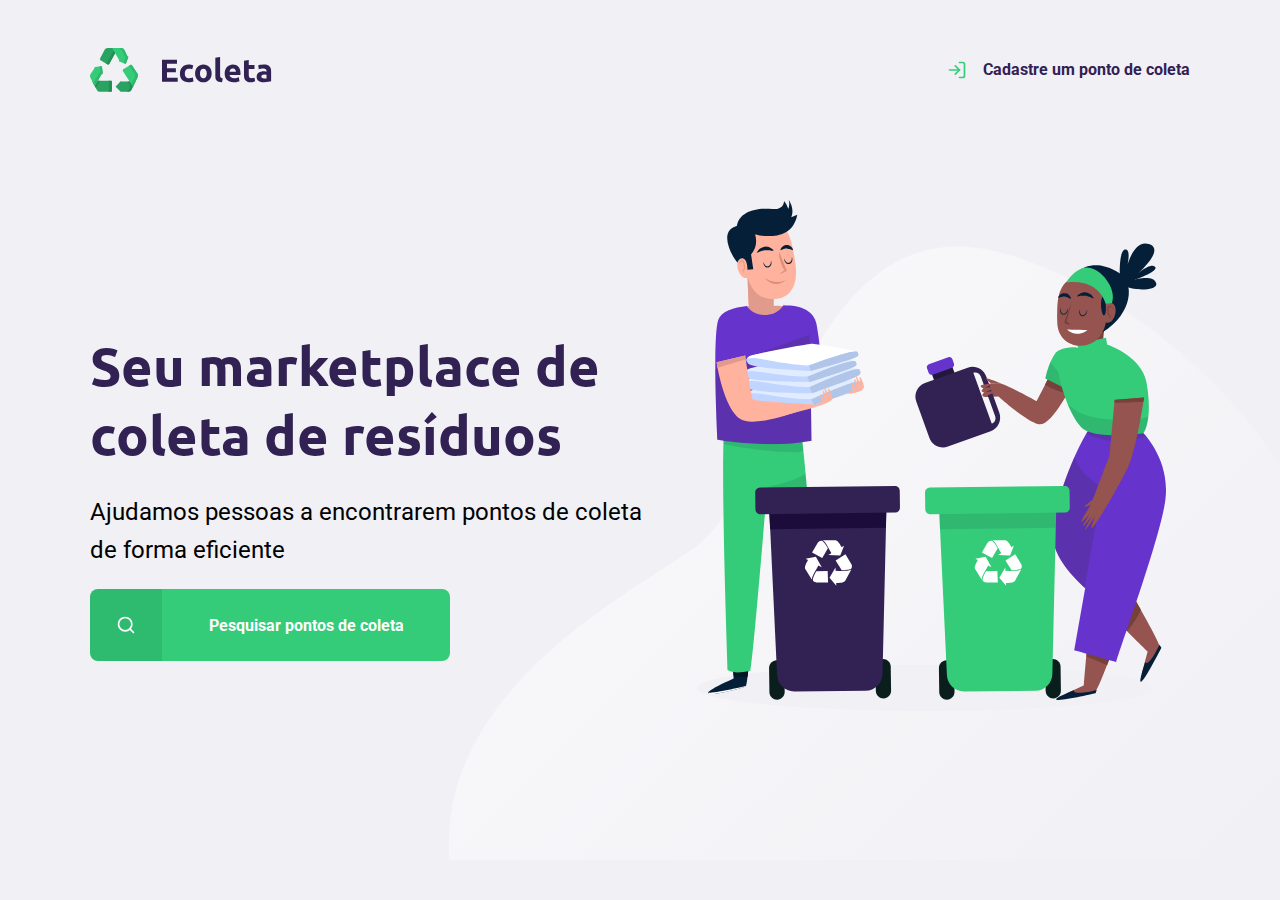
<file: index.html>
<!DOCTYPE html>
<html lang="pt-br">
<head>
    <meta charset="UTF-8">
    <meta name="viewport" content="width=device-width, initial-scale=1.0">
    <title>Ecoleta</title>

    <link href="https://fonts.googleapis.com/css2?family=Roboto:wght@300;700&family=Ubuntu:wght@700&display=swap" rel="stylesheet">

    <link rel="stylesheet" href="styles/main.css">
    <link rel="stylesheet" href="styles/home.css">
    <link rel="stylesheet" href="styles/responsive.css">



</head>
<body>

    <div id="page-home">

        <div class="content">

            <header>
                <img src="icones/logo.svg" alt="Logomarca">
                <a href="create-point.html">
                    <span></span>
                    Cadastre um ponto de coleta</a>
            </header>

            <main>
                <h1>Seu marketplace de coleta de resíduos</h1>
            
                <p>Ajudamos pessoas a encontrarem pontos de coleta de forma eficiente</p>

                <a href="#"><span></span> <strong>Pesquisar pontos de coleta</strong></a>
    
            </main>
            
        </div>
    

    </div>


</body>
</html>
</file>
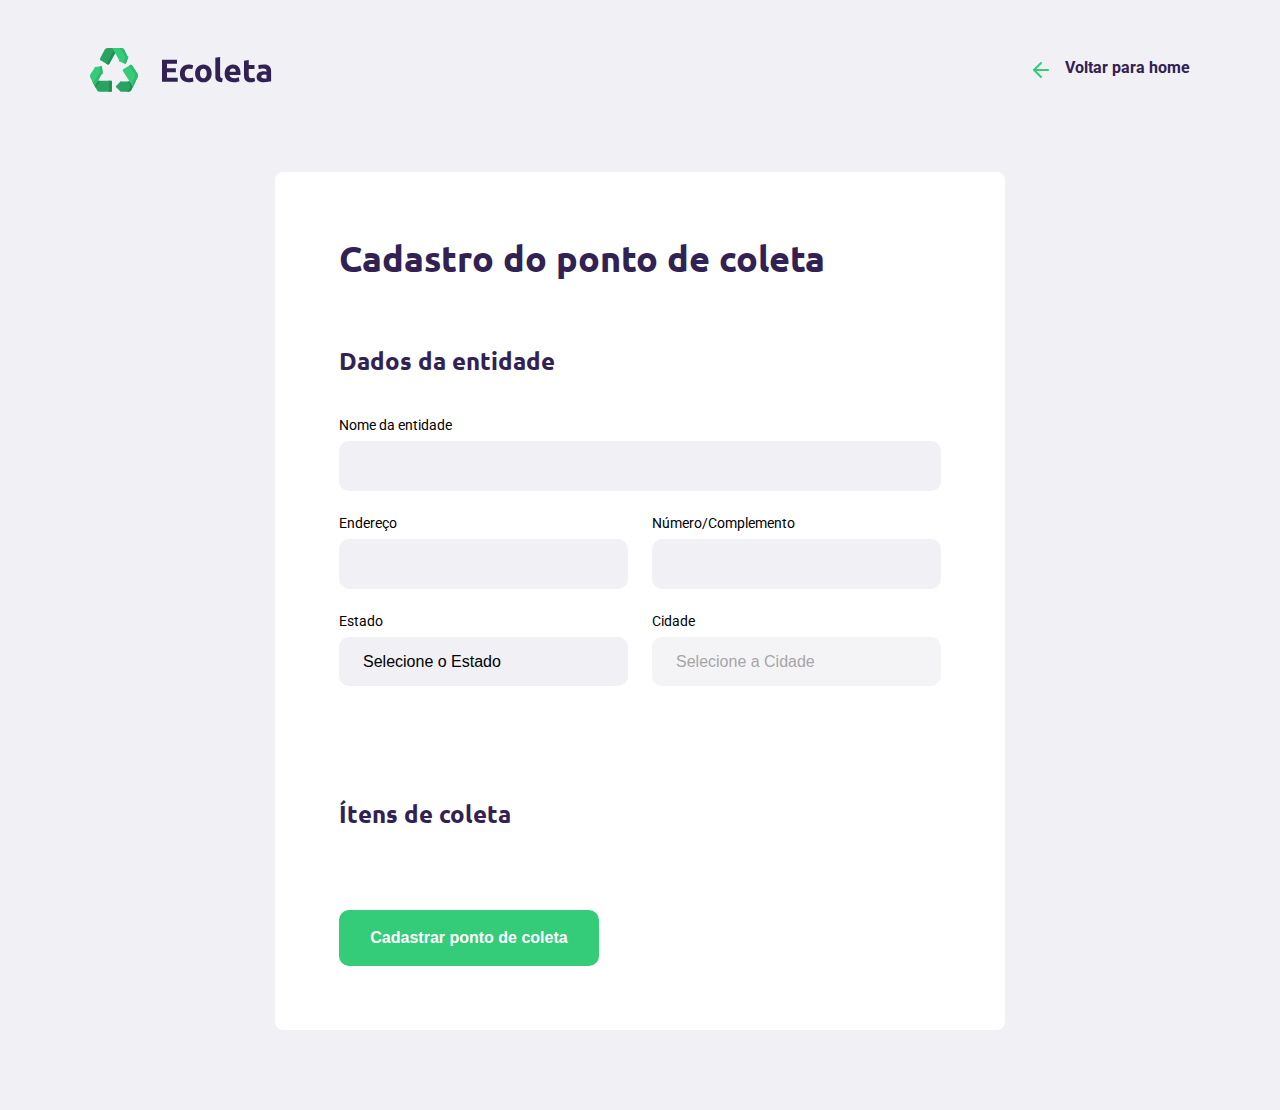
<file: create-point.html>
<!DOCTYPE html>
<html lang="pt-br">
<head>
    <meta charset="UTF-8">
    <meta name="viewport" content="width=device-width, initial-scale=1.0">
    <title>Cadastre um ponto de coleta </title>

    <link href="https://fonts.googleapis.com/css2?family=Roboto:wght@300;700&family=Ubuntu:wght@700&display=swap" rel="stylesheet">

    <link rel="stylesheet" href="styles/main.css">
    <link rel="stylesheet" href="styles/create-point.css">

    <link rel="stylesheet" href="styles/responsive.css">



</head>
<body>

    <div id="page-create-point">

        <header>
            <img src="icones/logo.svg" alt="Logomarca">
            <a href="index.html">
                <span></span>
                Voltar para home</a>
        </header>
        <form action="">
            <h1>Cadastro do ponto de coleta</h1>

            <fieldset>
                <legend>
                    <h2>Dados da entidade</h2>
                </legend>

                <div class="field">
                    <label for="name">Nome da entidade</label>
                    <input type="text" name="name">
                </div>

                <div class="field-group">
                    <div class="field">
                        <label for="address">Endereço</label>
                        <input type="text" name="address">
                    </div>
                    <div class="field">
                        <label for="number">Número/Complemento</label>
                        <input type="text" name="number">                        
                    </div>

                </div>
                <div class="field-group">
                    <div class="field">
                    <label for="state">Estado</label>
                    <select name="uf" id="">
                        <option value="">Selecione o Estado</option>
                    </select>
                    
                    <input type="hidden" name="state"> 
                    </div>
                <div class="field">
                    <div class="field">
                    <label for="city">Cidade</label>
                    <select name="city" id="" disabled>
                        <option value="">Selecione a Cidade</option>
                    </select>                        
                    </div>
                    </div>
                </div>
                    
            </fieldset>

            <fieldset>
                <legend>
                    <h2>Ítens de coleta</h2>
                </legend>
            </fieldset>

            <button type="submit">Cadastrar ponto de coleta</button>
        </form>

    </div>
    <script src="scripts/script.js"></script>
</body>
</html>
</file>
<file: styles/main.css>
:root { /*Muda a estrutura base do documento, permite criar 'tags' */
    --title-color: #322153; /*tag que pode ser usada ao longo do documento */
    --primary-color: #34cb79;
}

*{
    margin: 0;
    padding: 0;
    box-sizing: border-box; /*serve para não esticar a caixa form ou seja, limita a caixa pela borda*/
}

html {
    font-family: 'Roboto', sans-serif;
}

body{
    background: #f0f0f5;
    -webkit-font-smoothing: antialiased; /* Deixa as transições mais suaves*/
}

a {
    text-decoration: none;
}

h1, h2, h3, h4, h5, h6 {
    font-family: 'Ubuntu', sans-serif;
    color: var(--title-color);

}
/* BOX MODEL 

Modelo de caixa
Toda caixa tem: largura, altura, espaçamentos, preenchimentos
bordas, cor, fundo, maneira como é vista pelo html (display),
posicionamento, ,alinhamentos.

*/
</file>
<file: styles/home.css>
#page-home {
    height: 100vh; /*Dinamico e pega a imagem toda*/

    background: url('../icones/home-background.svg') no-repeat; /*Coloca uma imagem no background o no repeat serve pra não deixar a imagem se repetir */
    background-position-x: 35vw;
    background-position-y: 70px;  /*o vw = view width, até o bottom*/

}


#page-home .content {


    width: 90%; /* fica dinamicamente 90*/
    max-width: 1100px;
    height: 100%;

    margin: 0 auto ;

    display: flex;
    flex-direction: column; /*deixa as coisas flexiveis, mas apenas na direção das colunas*/
}

#page-home header {
    display: flex; /* permite colocar caixas ao lado*/
    align-items: center; /* alinha no centro*/
    justify-content: space-between; /* cria um espaço entre os itens*/
    margin-top: 48px;

}

#page-home header a {
    display: flex;

    color: var(--title-color); /* cor da fonte */
    font-weight: 700; /*Largura da fonte */

    text-decoration: none; /* tira a linha de baixo do link */
}

#page-home header a span {

    margin-right: 16px;
    display: flex;

    background-image: url('../icones/log-in.svg'); /*Adiciona a imagem no span, e usa o flex pra colocar ela do lado*/

    width: 20px;
    height: 20px;

}

main {
    max-width: 560px;

    flex: 1; /*Ele preenche as larguras iguais com o que sobra é preciso ter outra box pra completar */

    display: flex;
    flex-direction: column;
    justify-content: center;
}

main h1 {
    font-size: 54px;

}

#page-home main p {
    font-size: 24px;
    line-height: 38px;
    margin-top: 24px;
    margin-bottom: 20px;
}

main a {
    width: 100%; /*ajustar a largura dinamicamente do tamanho da box*/
    max-width: 360px; /*Max que a largura pode ser ajustada dinamicamente */
    height: 72px; /*altura da box 'a'*/

    border-radius: 8px; /*Aotalho para as configurações de borda, segue a mesma ideia da largura da box*/

    display: flex;
    align-items: center;

    margin-top: 40 px; /* a largura da margem de cima da box, faz o texto ficar com 40px em cima */

    background: var(--primary-color);

    transition: 400ms; /*Tempo de transição do hover*/
}

#page-home main a:hover { /*isso vai fazer com que o botão mude de cor quando o mouse passe por cima */
    background-color: #2fb86e;
}

#page-home main a span {
    width: 72px;
    height: 72px;

    border-top-left-radius: 8px;
    border-bottom-left-radius: 8px;

    background-color: rgba(0, 0, 0, 0.08);

    display: flex;
    align-items: center;
    justify-content: center; /*Justifica o content, criado no after, no centro */
    
}

#page-home main a span::after {
    content: "";
    background: url("../icones/search.svg");

    width: 20px;
    height: 20px;
}

#page-home main a strong {
    color: white;
    flex: 1;

    text-align: center;
}
</file>
<file: styles/responsive.css>
@media (max-width: 900px) {
    #page-home {
        background-position-x: 70vw ; /* faz com que a imagem suma quando passa de 900px*/
    }

    #page-home .content {
        align-items: center;
        text-align: center;
    }

    #page-home header a {
        position: absolute; /*Funciona como se criasse uma folha em cima com todas as configurações livres */
        bottom: 48px;

        left: 50%; /*A ideia era colocar no meio mas o 'a' possue um tamanho então temos que 'desconsiderar' esse tamanho usando a propriedade a seguir*/
        transform: translateX(-50%);

    }

    #page-home main {
        text-align: center; 
        align-items: center;
    }
}

@media (min-width:1700px) {
    #page-home {
        background-position-x: 40vw;
    }
}

@media (min-height: 760px){
    #page-home {
        background-position-y: 200px ;
    }
}
</file>
<file: styles/create-point.css>
#page-create-point {
    width: 90%;
    max-width: 1100px;

    margin: 0 auto;



}

#page-create-point header {
    display: flex;
    justify-content: space-between;
    align-items: center;

    margin-top: 48px;
}

#page-create-point header a {
    color: var(--title-color);
    font-weight: bold; /*largura da fonte*/

    text-align: center;
    display: flex;

}

#page-create-point header a span {
    margin-right: 16px;
    background: url(../icones/arrow-left.svg);

    display: flex;

    width: 20px;
    height: 24px;
}

form {
    background-color: white;

    margin: 80px auto;

    padding: 64px; /*preenchimento então eu fixei o preenchimento em 64 px ele estica a caixa */

    border-radius: 8px;

    max-width: 730px;
}

form h1 {
    font-size: 36px;
}

form fieldset { /*O fieldset em html são as caxas, tipo h1, só que melhores por defult vem com bordas*/
    margin-top: 64px;

    border: 0; /*Responsavel por tirar a borda */
}

form legend {
    margin-bottom: 40px;
}

form legend h2{
    font-size: 24px;
}

form .field {
    display: flex;
    flex: 1;
    flex-direction: column; /*Faz com que o flex do display fique na direção das colunas (??)*/

    margin-bottom: 24px;
}

form .field-group{
    display: flex;
}

form input,
form select {
    background-color: #f0f0f5;

    border: 0;
    padding: 16px 24px;
    font-size: 16px;

    border-radius: 10px;
}

form select {
    -webkit-appearance: none;
    -moz-appearance: none;
    appearance: none;
}

form label {
    font-size: 14px;
    margin-bottom: 8px;

    outline: none; /*tira a borda preta quando o input ta selecionado */
}

form .field-group .field + .field {
    margin-left: 24px;
}

form button {
    width: 260px;
    height: 56px;

    background-color: var(--primary-color);
    border-radius: 10px;

    color: white;
    font-weight: bold;
    font-size: 16px;

    border: 0;

    margin-top: 40px;

    transition: 400ms;
}

form button:hover {/*Quando passar o mause encima*/
    background-color: #2fb86e;
}
</file>
